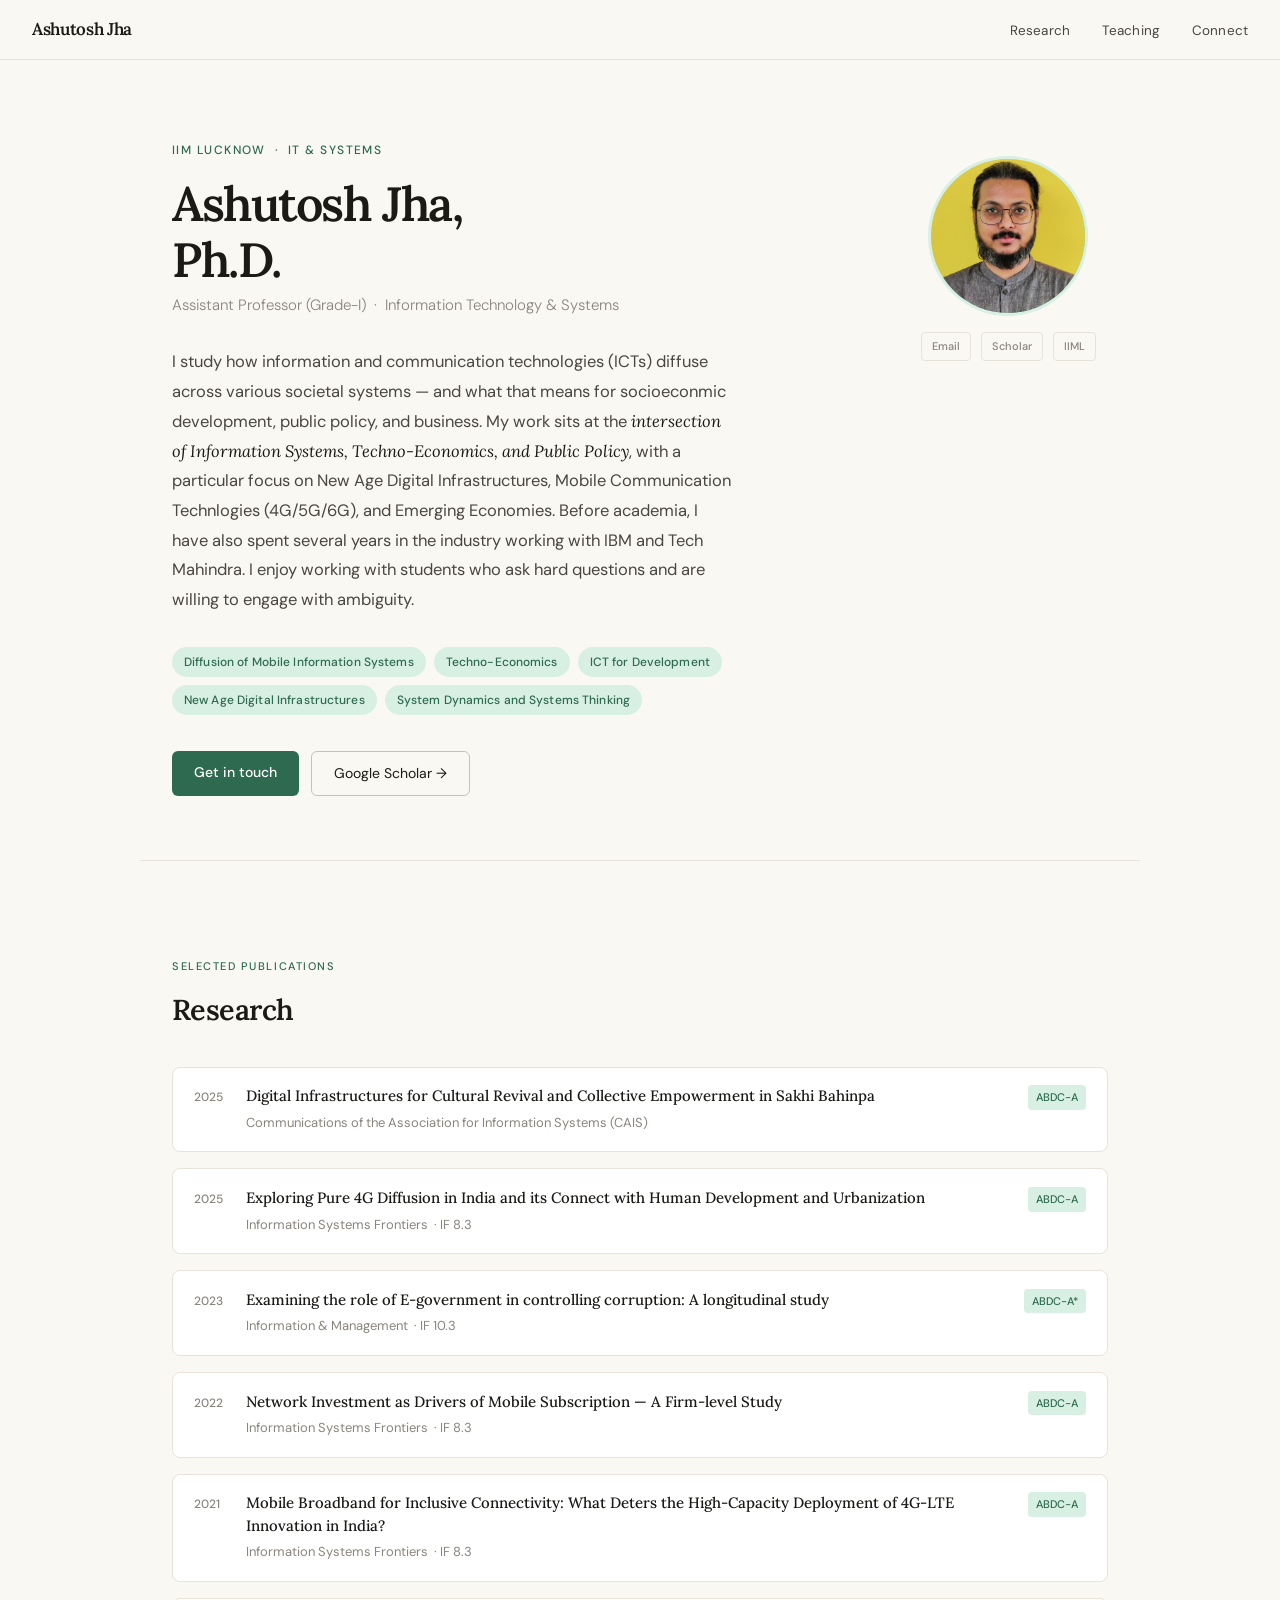
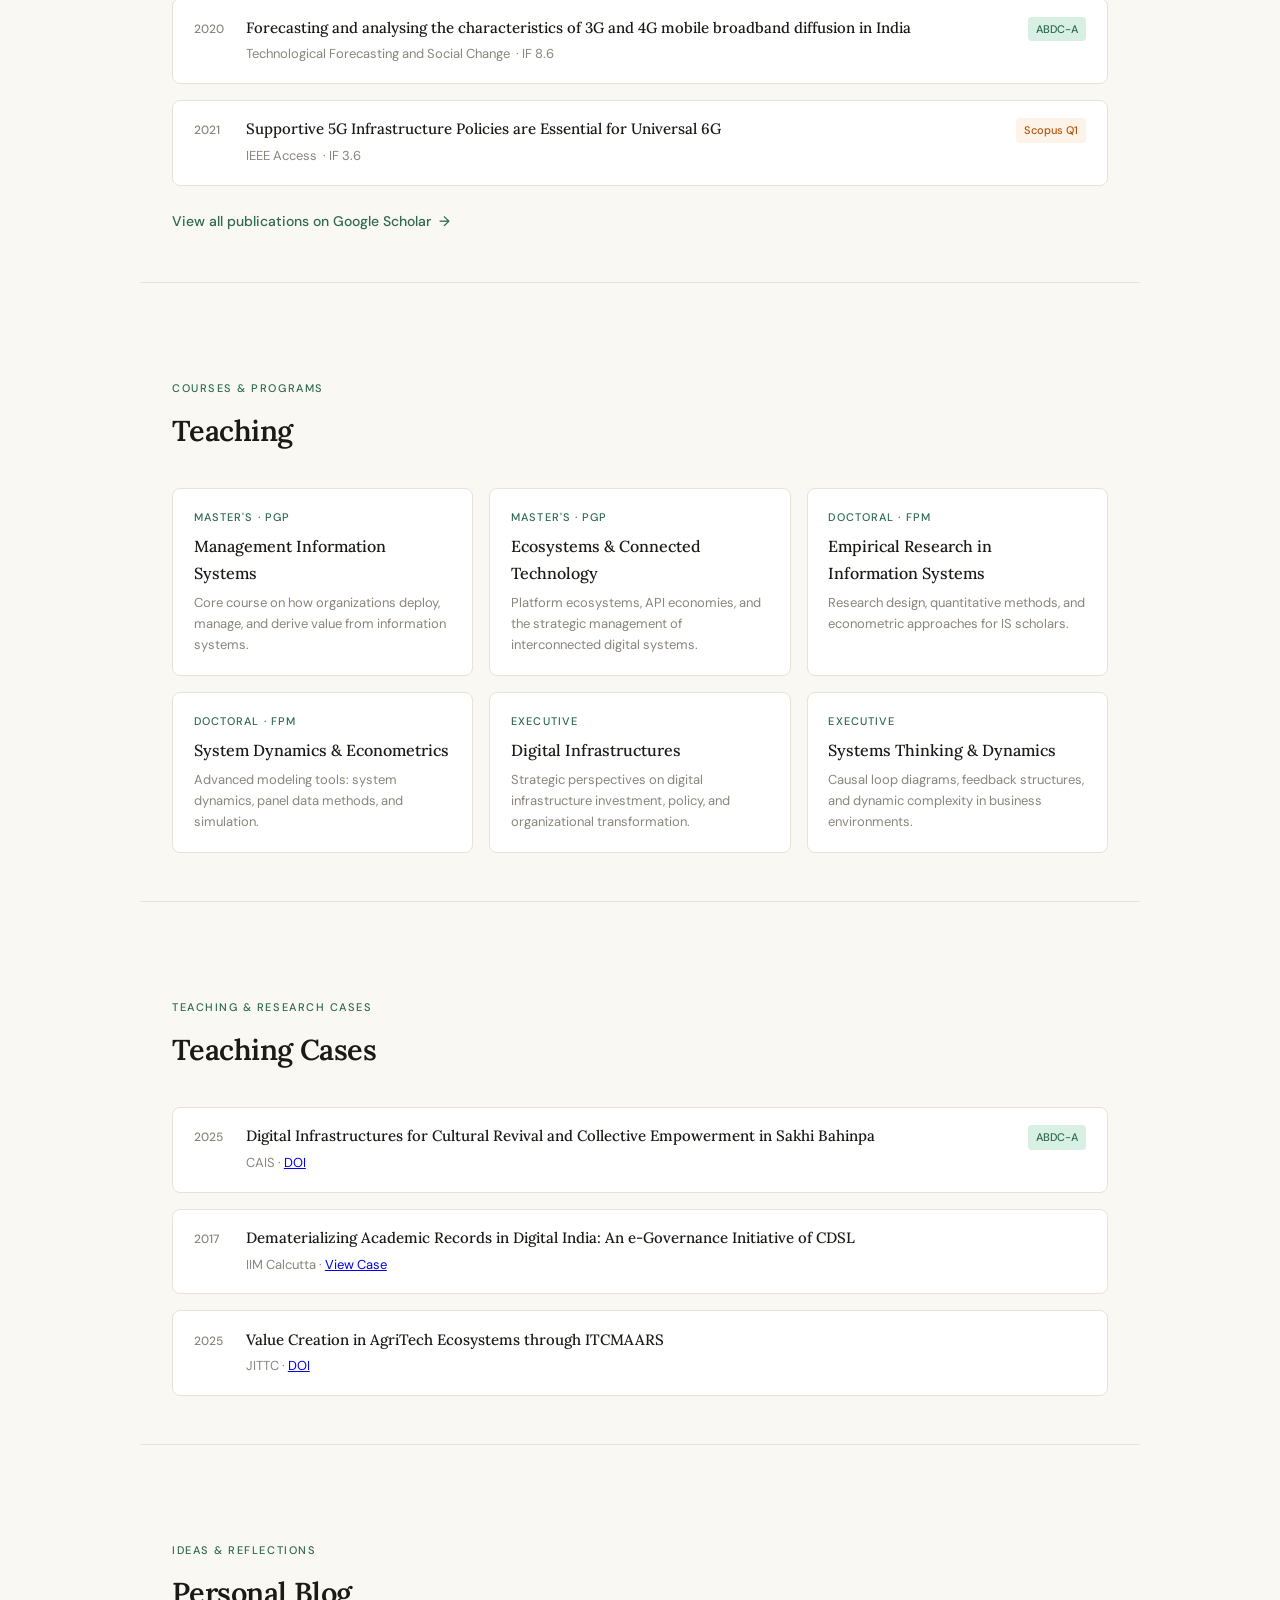
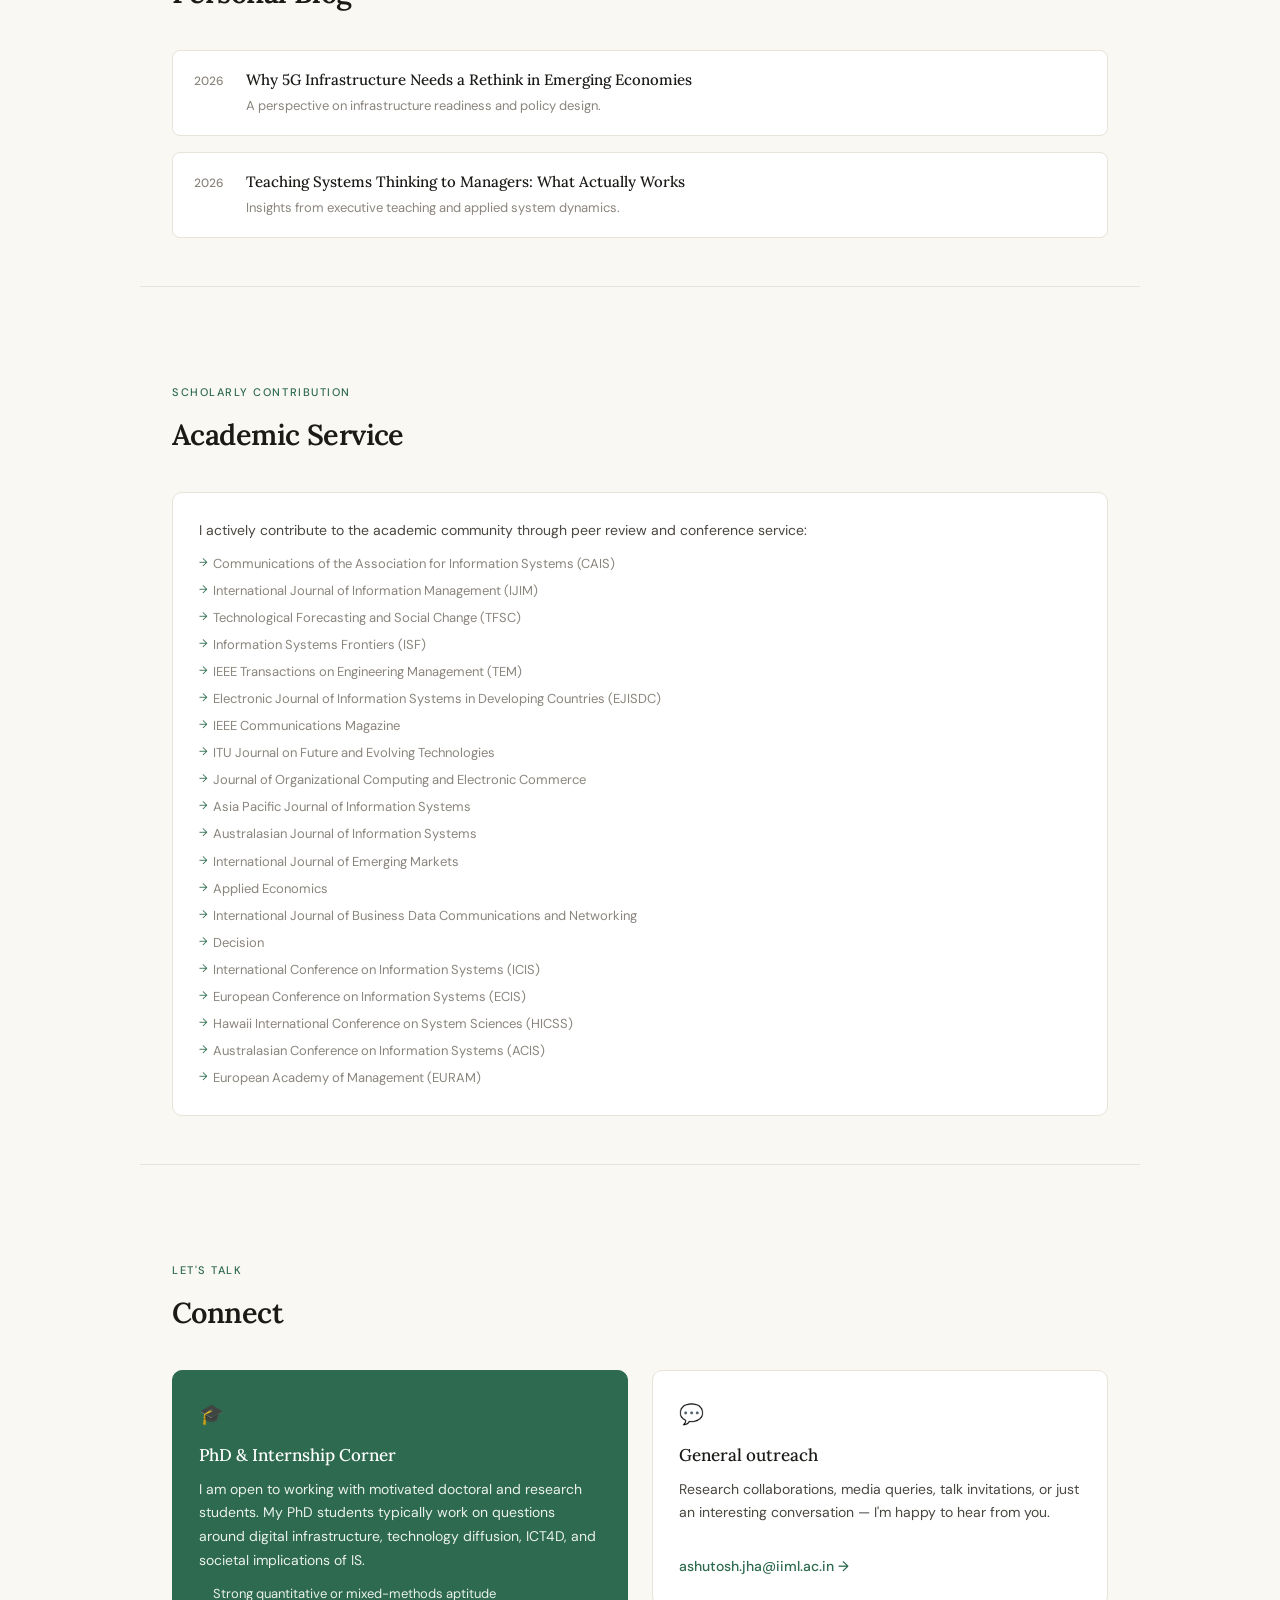
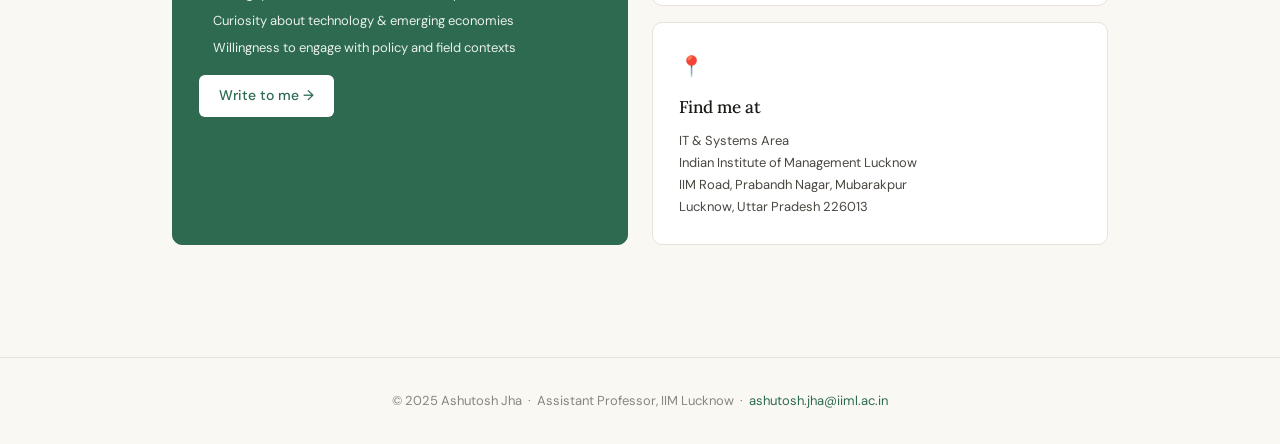
<file: index.html>
<!DOCTYPE html>
<html lang="en">
<head>
  <meta charset="UTF-8" />
  <meta name="viewport" content="width=device-width, initial-scale=1.0" />
  <title>Dr. Ashutosh Jha | IIM Lucknow</title>
  <link href="https://fonts.googleapis.com/css2?family=Lora:ital,wght@0,400;0,500;0,600;1,400&family=DM+Sans:wght@300;400;500&display=swap" rel="stylesheet" />
  <style>
    :root {
      --cream: #FAF8F3;
      --warm-white: #FFFFFF;
      --ink: #1C1A17;
      --ink-soft: #4A4640;
      --ink-muted: #8A857D;
      --green: #2D6A4F;
      --green-light: #D8EFE4;
      --green-mid: #74C69D;
      --amber: #B5530A;
      --amber-light: #FEF3E8;
      --border: #E8E3DA;
      --border-strong: #C8C1B5;
        }
.profile-img {width: 100%;
      height: 100%;
      object-fit: cover;
      border-radius: 50%;}
    * { box-sizing: border-box; margin: 0; padding: 0; }

    body {
      font-family: 'DM Sans', sans-serif;
      background: var(--cream);
      color: var(--ink);
      font-size: 16px;
      line-height: 1.7;
    }

    /* ── NAV ── */
    nav {
      position: sticky;
      top: 0;
      z-index: 100;
      background: rgba(250, 248, 243, 0.92);
      backdrop-filter: blur(8px);
      border-bottom: 1px solid var(--border);
      padding: 0 2rem;
      display: flex;
      align-items: center;
      justify-content: space-between;
      height: 60px;
    }
    .nav-brand {
      font-family: 'Lora', serif;
      font-size: 17px;
      font-weight: 600;
      color: var(--ink);
      text-decoration: none;
      letter-spacing: -0.02em;
    }
    .nav-links {
      display: flex;
      gap: 2rem;
      list-style: none;
    }
    .nav-links a {
      font-size: 13.5px;
      font-weight: 400;
      color: var(--ink-soft);
      text-decoration: none;
      letter-spacing: 0.01em;
      transition: color 0.2s;
    }
    .nav-links a:hover { color: var(--green); }

    /* ── HERO ── */
    .hero {
      max-width: 1000px;
      margin: 0 auto;
      padding: 5rem 2rem 4rem;
      display: grid;
      grid-template-columns: 1fr 200px;
      gap: 4rem;
      align-items: start;
    }
    .hero-eyebrow {
      font-size: 12px;
      font-weight: 500;
      letter-spacing: 0.12em;
      text-transform: uppercase;
      color: var(--green);
      margin-bottom: 1rem;
    }
    .hero h1 {
      font-family: 'Lora', serif;
      font-size: clamp(2.2rem, 4vw, 3rem);
      font-weight: 600;
      line-height: 1.15;
      letter-spacing: -0.03em;
      color: var(--ink);
      margin-bottom: 0.4rem;
    }
    .hero-role {
      font-size: 15px;
      color: var(--ink-muted);
      margin-bottom: 1.8rem;
      font-weight: 300;
    }
    .hero-bio {
      font-size: 16.5px;
      color: var(--ink-soft);
      line-height: 1.8;
      max-width: 560px;
      margin-bottom: 2rem;
    }
    .hero-bio em {
      font-family: 'Lora', serif;
      font-style: italic;
      color: var(--ink);
    }
    .tags {
      display: flex;
      flex-wrap: wrap;
      gap: 8px;
      margin-bottom: 2.2rem;
    }
    .tag {
      font-size: 12px;
      padding: 5px 12px;
      border-radius: 20px;
      background: var(--green-light);
      color: var(--green);
      font-weight: 500;
      letter-spacing: 0.01em;
    }
    .hero-actions {
      display: flex;
      gap: 12px;
      flex-wrap: wrap;
    }
    .btn-primary {
      display: inline-block;
      padding: 10px 22px;
      background: var(--green);
      color: #fff;
      border-radius: 6px;
      font-size: 14px;
      font-weight: 500;
      text-decoration: none;
      transition: background 0.2s, transform 0.15s;
    }
    .btn-primary:hover { background: #235c41; transform: translateY(-1px); }
    .btn-secondary {
      display: inline-block;
      padding: 10px 22px;
      background: transparent;
      color: var(--ink);
      border: 1px solid var(--border-strong);
      border-radius: 6px;
      font-size: 14px;
      font-weight: 400;
      text-decoration: none;
      transition: border-color 0.2s, transform 0.15s;
    }
    .btn-secondary:hover { border-color: var(--green); color: var(--green); transform: translateY(-1px); }

    .hero-photo {
      display: flex;
      flex-direction: column;
      align-items: center;
      gap: 16px;
      padding-top: 1rem;
    }
    .avatar-circle {
      width: 160px;
      height: 160px;
      border-radius: 50%;
      background: linear-gradient(135deg, var(--green-light) 0%, var(--green-mid) 100%);
      display: flex;
      align-items: center;
      justify-content: center;
      font-family: 'Lora', serif;
      font-size: 3rem;
      font-weight: 600;
      color: var(--green);
      border: 3px solid var(--green-light);
      flex-shrink: 0;
    }
    .social-links {
      display: flex;
      gap: 10px;
      flex-wrap: wrap;
      justify-content: center;
    }
    .social-link {
      font-size: 11px;
      font-weight: 500;
      color: var(--ink-muted);
      text-decoration: none;
      border: 1px solid var(--border);
      border-radius: 4px;
      padding: 4px 10px;
      transition: color 0.2s, border-color 0.2s;
      white-space: nowrap;
    }
    .social-link:hover { color: var(--green); border-color: var(--green); }

    /* ── DIVIDER ── */
    .divider {
      max-width: 1000px;
      margin: 0 auto 3rem;
      padding: 0 2rem;
      border: none;
      border-top: 1px solid var(--border);
    }

    /* ── SECTION COMMON ── */
    .section {
      max-width: 1000px;
      margin: 0 auto;
      padding: 3rem 2rem;
    }
    .section-label {
      font-size: 11px;
      font-weight: 500;
      letter-spacing: 0.14em;
      text-transform: uppercase;
      color: var(--green);
      margin-bottom: 0.6rem;
    }
    .section-title {
      font-family: 'Lora', serif;
      font-size: 1.8rem;
      font-weight: 600;
      letter-spacing: -0.02em;
      color: var(--ink);
      margin-bottom: 2rem;
    }

    /* ── RESEARCH HIGHLIGHTS ── */
    .pub-list { display: flex; flex-direction: column; gap: 1rem; }
    .pub-item {
      background: var(--warm-white);
      border: 1px solid var(--border);
      border-radius: 8px;
      padding: 1.1rem 1.3rem;
      display: grid;
      grid-template-columns: auto 1fr auto;
      gap: 1rem;
      align-items: start;
      transition: border-color 0.2s, box-shadow 0.2s;
    }
    .pub-item:hover {
      border-color: var(--green-mid);
      box-shadow: 0 2px 12px rgba(45, 106, 79, 0.06);
    }
    .pub-year {
      font-size: 12px;
      font-weight: 500;
      color: var(--ink-muted);
      padding-top: 2px;
      min-width: 36px;
    }
    .pub-content {}
    .pub-title {
      font-family: 'Lora', serif;
      font-size: 15px;
      font-weight: 500;
      color: var(--ink);
      line-height: 1.5;
      margin-bottom: 4px;
    }
    .pub-journal {
      font-size: 13px;
      color: var(--ink-muted);
    }
    .pub-badge {
      font-size: 11px;
      padding: 3px 8px;
      border-radius: 4px;
      background: var(--amber-light);
      color: var(--amber);
      font-weight: 500;
      white-space: nowrap;
      align-self: start;
    }
    .pub-badge.green {
      background: var(--green-light);
      color: var(--green);
    }
    .view-all-link {
      display: inline-flex;
      align-items: center;
      gap: 6px;
      font-size: 14px;
      color: var(--green);
      text-decoration: none;
      font-weight: 500;
      margin-top: 1.5rem;
      transition: gap 0.2s;
    }
    .view-all-link:hover { gap: 10px; }

    /* ── TEACHING ── */
    .courses-grid {
      display: grid;
      grid-template-columns: repeat(auto-fit, minmax(260px, 1fr));
      gap: 1rem;
    }
    .course-card {
      background: var(--warm-white);
      border: 1px solid var(--border);
      border-radius: 8px;
      padding: 1.2rem 1.3rem;
      transition: border-color 0.2s;
    }
    .course-card:hover { border-color: var(--green-mid); }
    .course-program {
      font-size: 11px;
      font-weight: 500;
      letter-spacing: 0.1em;
      text-transform: uppercase;
      color: var(--green);
      margin-bottom: 6px;
    }
    .course-name {
      font-family: 'Lora', serif;
      font-size: 16px;
      font-weight: 500;
      color: var(--ink);
      margin-bottom: 6px;
    }
    .course-desc {
      font-size: 13px;
      color: var(--ink-muted);
      line-height: 1.6;
    }

    /* ── CONNECT / PHD CORNER ── */
    .connect-grid {
      display: grid;
      grid-template-columns: 1fr 1fr;
      gap: 1.5rem;
    }
    .connect-card {
      background: var(--warm-white);
      border: 1px solid var(--border);
      border-radius: 10px;
      padding: 1.6rem;
    }
    .connect-card.featured {
      background: var(--green);
      border-color: var(--green);
    }
    .connect-card.featured * { color: rgba(255,255,255,0.9) !important; }
    .connect-card.featured .connect-card-title { color: #fff !important; }
    .connect-card.featured .btn-featured {
      display: inline-block;
      margin-top: 1rem;
      padding: 9px 20px;
      background: #fff;
      color: var(--green) !important;
      border-radius: 6px;
      font-size: 14px;
      font-weight: 500;
      text-decoration: none;
    }
    .connect-icon {
      font-size: 20px;
      margin-bottom: 10px;
    }
    .connect-card-title {
      font-family: 'Lora', serif;
      font-size: 17px;
      font-weight: 500;
      color: var(--ink);
      margin-bottom: 8px;
    }
    .connect-card-text {
      font-size: 14px;
      color: var(--ink-soft);
      line-height: 1.7;
    }
    .connect-list {
      margin-top: 10px;
      list-style: none;
      display: flex;
      flex-direction: column;
      gap: 5px;
    }
    .connect-list li {
      font-size: 13px;
      color: var(--ink-muted);
      padding-left: 14px;
      position: relative;
    }
    .connect-list li::before {
      content: '→';
      position: absolute;
      left: 0;
      color: var(--green);
      font-size: 11px;
    }

    /* ── FOOTER ── */
    footer {
      margin-top: 4rem;
      border-top: 1px solid var(--border);
      padding: 2rem;
      text-align: center;
    }
    footer p {
      font-size: 13px;
      color: var(--ink-muted);
    }
    footer a { color: var(--green); text-decoration: none; }

    /* ── RESPONSIVE ── */
    @media (max-width: 680px) {
      .hero { grid-template-columns: 1fr; gap: 2rem; }
      .hero-photo { order: -1; flex-direction: row; justify-content: flex-start; }
      .avatar-circle { width: 90px; height: 90px; font-size: 1.8rem; }
      .connect-grid { grid-template-columns: 1fr; }
      nav { padding: 0 1rem; }
      .nav-links { gap: 1rem; }
    }
  </style>
</head>
<body>

<!-- NAV -->
<nav>
  <a href="#" class="nav-brand">Ashutosh Jha</a>
  <ul class="nav-links">
    <li><a href="#research">Research</a></li>
    <li><a href="#teaching">Teaching</a></li>
    <li><a href="#connect">Connect</a></li>
  </ul>
</nav>

<!-- HERO -->
<section class="hero">
  <div class="hero-text">
    <p class="hero-eyebrow">IIM Lucknow &nbsp;·&nbsp; IT &amp; Systems</p>
    <h1>Ashutosh Jha,<br>Ph.D.</h1>
    <p class="hero-role">Assistant Professor (Grade-I) &nbsp;·&nbsp; Information Technology &amp; Systems</p>
    <p class="hero-bio">
      I study how information and communication technologies (ICTs) diffuse across various societal systems — and what that means for socioeconmic development, public policy, and business. 
      My work sits at the <em>intersection of Information Systems, Techno-Economics, and Public Policy</em>, with a particular focus on New Age Digital Infrastructures, Mobile Communication Technlogies (4G/5G/6G), and Emerging Economies.
      Before academia, I have also spent several years in the industry working with IBM and Tech Mahindra.
      I enjoy working with students who ask hard questions and are willing to engage with ambiguity.
    </p>
    <div class="tags">
      <span class="tag">Diffusion of Mobile Information Systems</span>
      <span class="tag">Techno-Economics</span>
      <span class="tag">ICT for Development</span>
      <span class="tag">New Age Digital Infrastructures</span>
      <span class="tag">System Dynamics and Systems Thinking</span>
    </div>
    <div class="hero-actions">
      <a href="mailto:ashutosh.jha@iiml.ac.in" class="btn-primary">Get in touch</a>
      <a href="https://scholar.google.com/citations?user=kzbIXB8AAAAJ&hl=en" target="_blank" class="btn-secondary">Google Scholar →</a>
    </div>
  </div>

  <div class="hero-photo">
    <div class="avatar-circle">
    <img src="profile.jpg" alt="Ashutosh Jha" class="profile-img"> 
    </div>
    <div class="social-links">
      <a href="mailto:ashutosh.jha@iiml.ac.in" class="social-link">Email</a>
      <a href="https://scholar.google.com/citations?user=kzbIXB8AAAAJ&hl=en" target="_blank" class="social-link">Scholar</a>
      <a href="https://www.iiml.ac.in" target="_blank" class="social-link">IIML</a>
    </div>
  </div>
</section>

<hr class="divider" />

<!-- RESEARCH -->
<section class="section" id="research">
  <p class="section-label">Selected publications</p>
  <h2 class="section-title">Research</h2>

  <div class="pub-list">

    <div class="pub-item">
      <span class="pub-year">2025</span>
      <div class="pub-content">
        <p class="pub-title">Digital Infrastructures for Cultural Revival and Collective Empowerment in Sakhi Bahinpa</p>
        <p class="pub-journal">Communications of the Association for Information Systems (CAIS)</p>
      </div>
      <span class="pub-badge green">ABDC-A</span>
    </div>

    <div class="pub-item">
      <span class="pub-year">2025</span>
      <div class="pub-content">
        <p class="pub-title">Exploring Pure 4G Diffusion in India and its Connect with Human Development and Urbanization</p>
        <p class="pub-journal">Information Systems Frontiers &nbsp;· IF 8.3</p>
      </div>
      <span class="pub-badge green">ABDC-A</span>
    </div>

    <div class="pub-item">
      <span class="pub-year">2023</span>
      <div class="pub-content">
        <p class="pub-title">Examining the role of E-government in controlling corruption: A longitudinal study</p>
        <p class="pub-journal">Information &amp; Management &nbsp;· IF 10.3</p>
      </div>
      <span class="pub-badge green">ABDC-A*</span>
    </div>

    <div class="pub-item">
      <span class="pub-year">2022</span>
      <div class="pub-content">
        <p class="pub-title">Network Investment as Drivers of Mobile Subscription — A Firm-level Study</p>
        <p class="pub-journal">Information Systems Frontiers &nbsp;· IF 8.3</p>
      </div>
      <span class="pub-badge green">ABDC-A</span>
    </div>

    <div class="pub-item">
      <span class="pub-year">2021</span>
      <div class="pub-content">
        <p class="pub-title">Mobile Broadband for Inclusive Connectivity: What Deters the High-Capacity Deployment of 4G-LTE Innovation in India?</p>
        <p class="pub-journal">Information Systems Frontiers &nbsp;· IF 8.3</p>
      </div>
      <span class="pub-badge green">ABDC-A</span>
    </div>

    <div class="pub-item">
      <span class="pub-year">2020</span>
      <div class="pub-content">
        <p class="pub-title">Forecasting and analysing the characteristics of 3G and 4G mobile broadband diffusion in India</p>
        <p class="pub-journal">Technological Forecasting and Social Change &nbsp;· IF 8.6</p>
      </div>
      <span class="pub-badge green">ABDC-A</span>
    </div>

    <div class="pub-item">
      <span class="pub-year">2021</span>
      <div class="pub-content">
        <p class="pub-title">Supportive 5G Infrastructure Policies are Essential for Universal 6G</p>
        <p class="pub-journal">IEEE Access &nbsp;· IF 3.6</p>
      </div>
      <span class="pub-badge">Scopus Q1</span>
    </div>

  </div>

  <a href="https://scholar.google.com/citations?user=kzbIXB8AAAAJ&hl=en" target="_blank" class="view-all-link">
    View all publications on Google Scholar &nbsp;→
  </a>
</section>

<hr class="divider" />

<!-- TEACHING -->
<section class="section" id="teaching">
  <p class="section-label">Courses &amp; programs</p>
  <h2 class="section-title">Teaching</h2>

  <div class="courses-grid">

    <div class="course-card">
      <p class="course-program">Master's · PGP</p>
      <p class="course-name">Management Information Systems</p>
      <p class="course-desc">Core course on how organizations deploy, manage, and derive value from information systems.</p>
    </div>

    <div class="course-card">
      <p class="course-program">Master's · PGP</p>
      <p class="course-name">Ecosystems &amp; Connected Technology</p>
      <p class="course-desc">Platform ecosystems, API economies, and the strategic management of interconnected digital systems.</p>
    </div>

    <div class="course-card">
      <p class="course-program">Doctoral · FPM</p>
      <p class="course-name">Empirical Research in Information Systems</p>
      <p class="course-desc">Research design, quantitative methods, and econometric approaches for IS scholars.</p>
    </div>

    <div class="course-card">
      <p class="course-program">Doctoral · FPM</p>
      <p class="course-name">System Dynamics &amp; Econometrics</p>
      <p class="course-desc">Advanced modeling tools: system dynamics, panel data methods, and simulation.</p>
    </div>

    <div class="course-card">
      <p class="course-program">Executive</p>
      <p class="course-name">Digital Infrastructures</p>
      <p class="course-desc">Strategic perspectives on digital infrastructure investment, policy, and organizational transformation.</p>
    </div>

    <div class="course-card">
      <p class="course-program">Executive</p>
      <p class="course-name">Systems Thinking &amp; Dynamics</p>
      <p class="course-desc">Causal loop diagrams, feedback structures, and dynamic complexity in business environments.</p>
    </div>

  </div>
</section>
<hr class="divider" />

  <section class="section" id="cases">
  <p class="section-label">Teaching & research cases</p>
  <h2 class="section-title">Teaching Cases</h2>

  <div class="pub-list">

    <div class="pub-item">
      <span class="pub-year">2025</span>
      <div class="pub-content">
        <p class="pub-title">Digital Infrastructures for Cultural Revival and Collective Empowerment in Sakhi Bahinpa</p>
        <p class="pub-journal">
          CAIS · <a href="https://doi.org/10.17705/1CAIS.05722" target="_blank">DOI</a>
        </p>
      </div>
      <span class="pub-badge green">ABDC-A</span>
    </div>

    <div class="pub-item">
      <span class="pub-year">2017</span>
      <div class="pub-content">
        <p class="pub-title">Dematerializing Academic Records in Digital India: An e-Governance Initiative of CDSL</p>
        <p class="pub-journal">
          IIM Calcutta · 
          <a href="https://www.iimcal.ac.in/sites/all/files/case_studies_portal/final_version_cdsl-sneak_peek.pdf" target="_blank">View Case</a>
        </p>
      </div>
    </div>

    <div class="pub-item">
      <span class="pub-year">2025</span>
      <div class="pub-content">
        <p class="pub-title">Value Creation in AgriTech Ecosystems through ITCMAARS</p>
        <p class="pub-journal">
          JITTC · <a href="https://doi.org/10.1177/20438869251325242" target="_blank">DOI</a>
        </p>
      </div>
    </div>

  </div>
</section>

<hr class="divider" />
  <section class="section" id="blog">
  <p class="section-label">Ideas & reflections</p>
  <h2 class="section-title">Personal Blog</h2>

  <div class="pub-list">

    <div class="pub-item">
      <span class="pub-year">2026</span>
      <div class="pub-content">
        <p class="pub-title">Why 5G Infrastructure Needs a Rethink in Emerging Economies</p>
        <p class="pub-journal">A perspective on infrastructure readiness and policy design.</p>
      </div>
    </div>

    <div class="pub-item">
      <span class="pub-year">2026</span>
      <div class="pub-content">
        <p class="pub-title">Teaching Systems Thinking to Managers: What Actually Works</p>
        <p class="pub-journal">Insights from executive teaching and applied system dynamics.</p>
      </div>
    </div>

  </div>
</section>

<hr class="divider" />
  <section class="section" id="service">
  <p class="section-label">Scholarly contribution</p>
  <h2 class="section-title">Academic Service</h2>

  <div class="connect-card">
    <p class="connect-card-text">
      I actively contribute to the academic community through peer review and conference service:
    </p>

    <ul class="connect-list">
      <li>Communications of the Association for Information Systems (CAIS)</li>
      <li>International Journal of Information Management (IJIM)</li>
      <li>Technological Forecasting and Social Change (TFSC)</li>
      <li>Information Systems Frontiers (ISF)</li>
      <li>IEEE Transactions on Engineering Management (TEM)</li>
      <li>Electronic Journal of Information Systems in Developing Countries (EJISDC)</li>
      <li>IEEE Communications Magazine</li>
      <li>ITU Journal on Future and Evolving Technologies</li>
      <li>Journal of Organizational Computing and Electronic Commerce</li>
      <li>Asia Pacific Journal of Information Systems</li>
      <li>Australasian Journal of Information Systems</li>
      <li>International Journal of Emerging Markets</li>
      <li>Applied Economics</li>
      <li>International Journal of Business Data Communications and Networking</li>
      <li>Decision</li>
      <li>International Conference on Information Systems (ICIS)</li>
      <li>European Conference on Information Systems (ECIS)</li>
      <li>Hawaii International Conference on System Sciences (HICSS)</li>
      <li>Australasian Conference on Information Systems (ACIS)</li>
      <li>European Academy of Management (EURAM)</li>
    </ul>
  </div>
</section>

<hr class="divider" />
<!-- CONNECT / PhD CORNER -->
<section class="section" id="connect">
  <p class="section-label">Let's talk</p>
  <h2 class="section-title">Connect</h2>

  <div class="connect-grid">

    <div class="connect-card featured">
      <div class="connect-icon">🎓</div>
      <p class="connect-card-title">PhD &amp; Internship Corner</p>
      <p class="connect-card-text">
        I am open to working with motivated doctoral and research students. My PhD students typically work on questions around digital infrastructure, technology diffusion, ICT4D, and societal implications of IS.
      </p>
      <ul class="connect-list">
        <li>Strong quantitative or mixed-methods aptitude</li>
        <li>Curiosity about technology &amp; emerging economies</li>
        <li>Willingness to engage with policy and field contexts</li>
      </ul>
      <a href="mailto:ashutosh.jha@iiml.ac.in?subject=PhD%20Enquiry" class="btn-featured">Write to me →</a>
    </div>

    <div style="display: flex; flex-direction: column; gap: 1rem;">

      <div class="connect-card">
        <div class="connect-icon">💬</div>
        <p class="connect-card-title">General outreach</p>
        <p class="connect-card-text">Research collaborations, media queries, talk invitations, or just an interesting conversation — I'm happy to hear from you.</p>
        <br>
        <a href="mailto:ashutosh.jha@iiml.ac.in" style="font-size:14px; color: var(--green); font-weight:500; text-decoration:none;">ashutosh.jha@iiml.ac.in →</a>
      </div>

      <div class="connect-card">
        <div class="connect-icon">📍</div>
        <p class="connect-card-title">Find me at</p>
        <p class="connect-card-text" style="font-size:13px;">
          IT &amp; Systems Area<br>
          Indian Institute of Management Lucknow<br>
          IIM Road, Prabandh Nagar, Mubarakpur<br>
          Lucknow, Uttar Pradesh 226013
        </p>
      </div>

    </div>

  </div>
</section>

<!-- FOOTER -->
<footer>
  <p>© 2025 Ashutosh Jha &nbsp;·&nbsp; Assistant Professor, IIM Lucknow &nbsp;·&nbsp; <a href="mailto:ashutosh.jha@iiml.ac.in">ashutosh.jha@iiml.ac.in</a></p>
</footer>

</body>
</html>
</file>
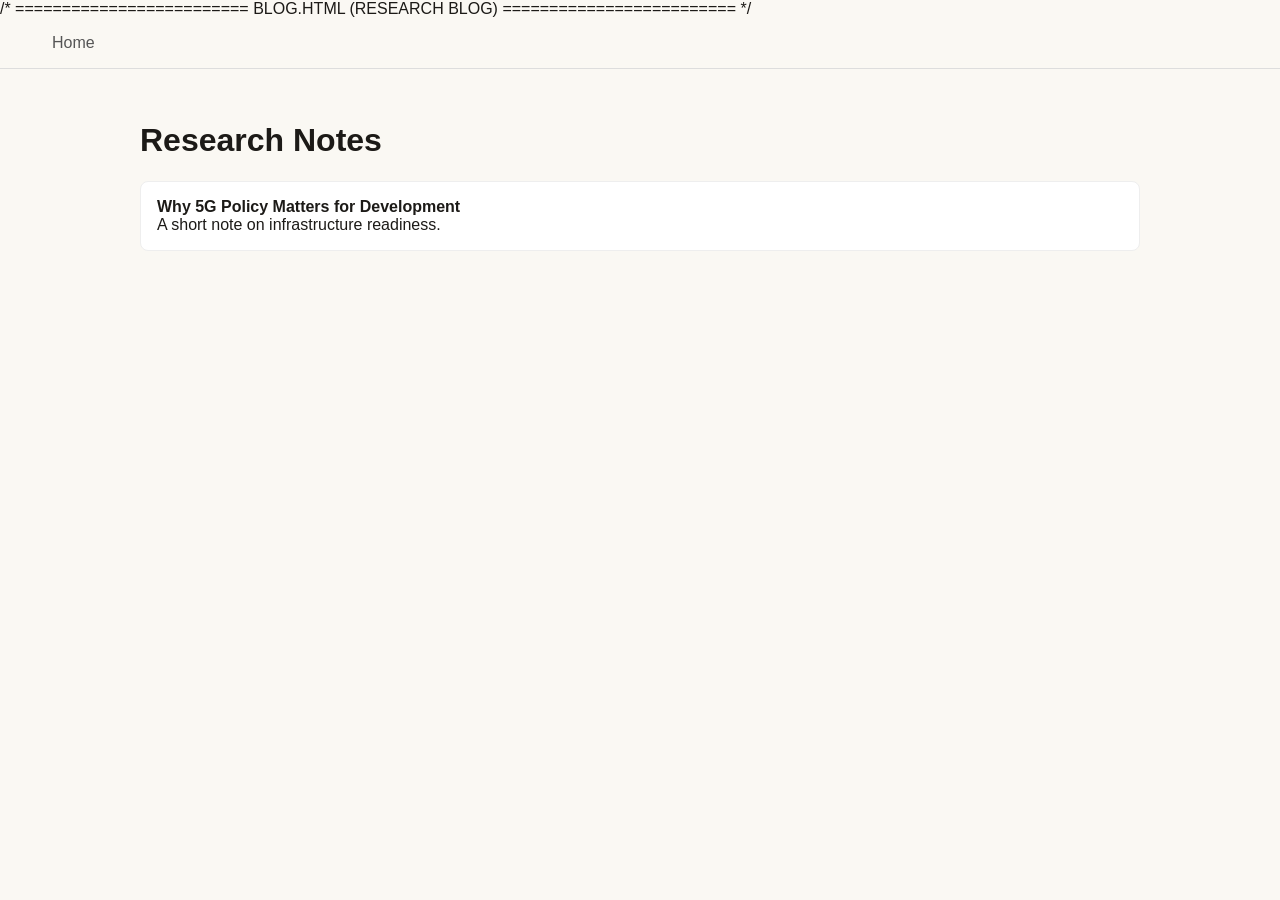
<file: blog.html>
/* =========================
BLOG.HTML (RESEARCH BLOG)
========================= */

<!DOCTYPE html>
<html>
<head>
  <title>Blog</title>
  <link rel="stylesheet" href="style.css">
</head>
<body>

<nav>
  <a href="index.html">Home</a>
</nav>

<div class="container">
  <h1>Research Notes</h1>

  <div class="card">
    <strong>Why 5G Policy Matters for Development</strong><br>
    A short note on infrastructure readiness.
  </div>

</div>

</body>
</html>
</file>
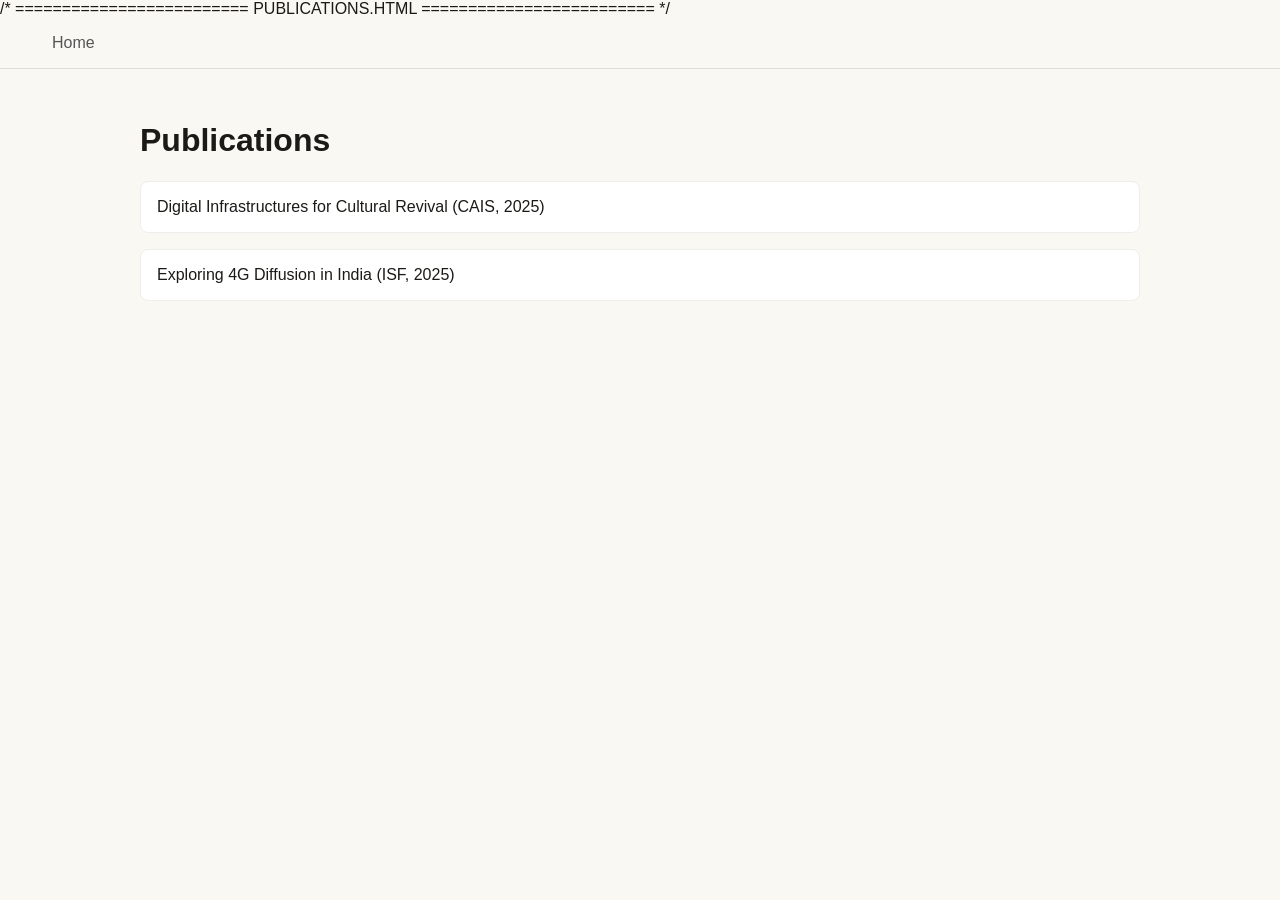
<file: publications.html>
/* =========================
PUBLICATIONS.HTML
========================= */

<!DOCTYPE html>
<html>
<head>
  <title>Publications</title>
  <link rel="stylesheet" href="style.css">
</head>
<body>

<nav>
  <a href="index.html">Home</a>
</nav>

<div class="container">
  <h1>Publications</h1>

  <div class="card">
    Digital Infrastructures for Cultural Revival (CAIS, 2025)
  </div>

  <div class="card">
    Exploring 4G Diffusion in India (ISF, 2025)
  </div>

</div>

</body>
</html>
</file>
<file: style.css>
/* Paste this into style.css */

body {
  margin: 0;
  font-family: 'Inter', sans-serif;
  background: #FAF8F3;
  color: #1C1A17;
}

nav {
  display: flex;
  justify-content: space-between;
  padding: 1rem 2rem;
  border-bottom: 1px solid #ddd;
}

nav a { text-decoration: none; color: #555; margin-left: 20px; }

.container {
  max-width: 1000px;
  margin: auto;
  padding: 2rem;
}

.hero {
  display: grid;
  grid-template-columns: 1fr 220px;
  gap: 2rem;
}

.hero img {
  width: 180px;
  height: 180px;
  border-radius: 50%;
  object-fit: cover;
}

.card {
  background: white;
  padding: 1rem;
  margin-bottom: 1rem;
  border-radius: 8px;
  border: 1px solid #eee;
}

.btn {
  background: #2D6A4F;
  color: white;
}
</file>
